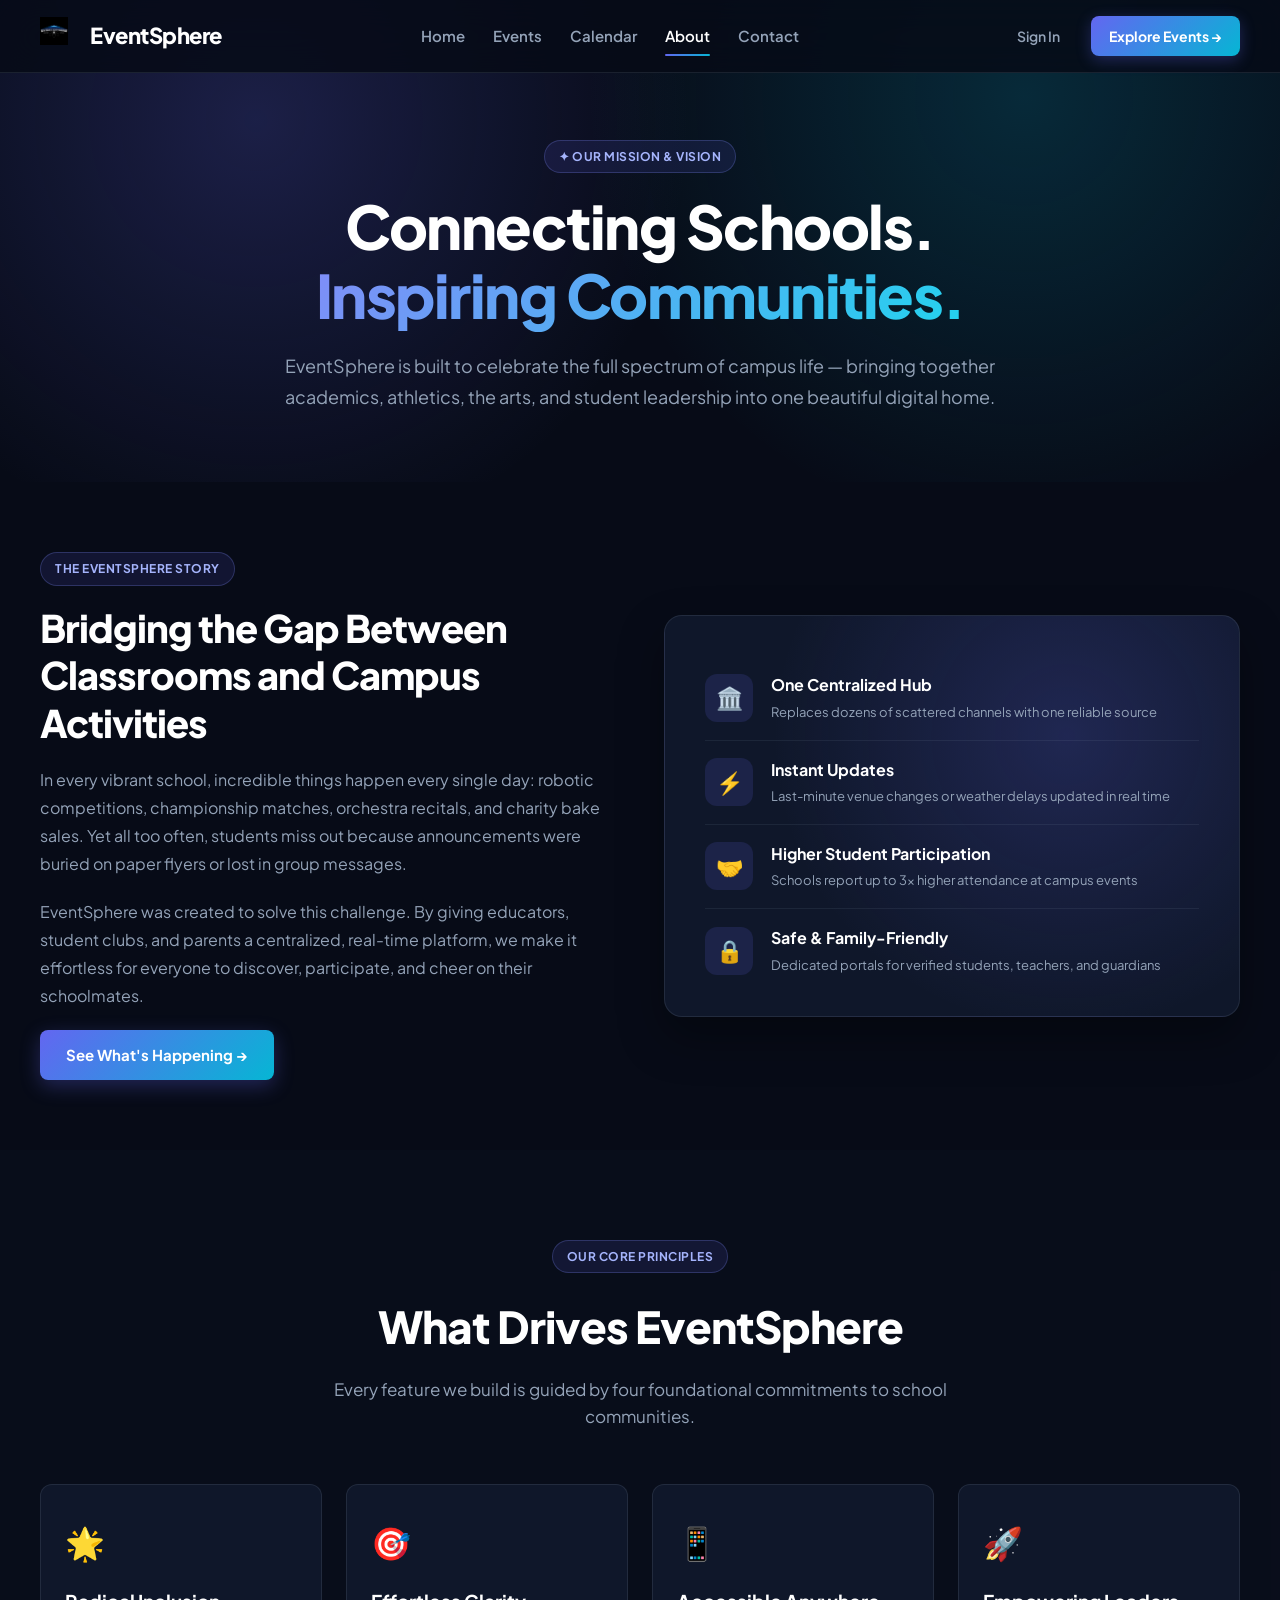
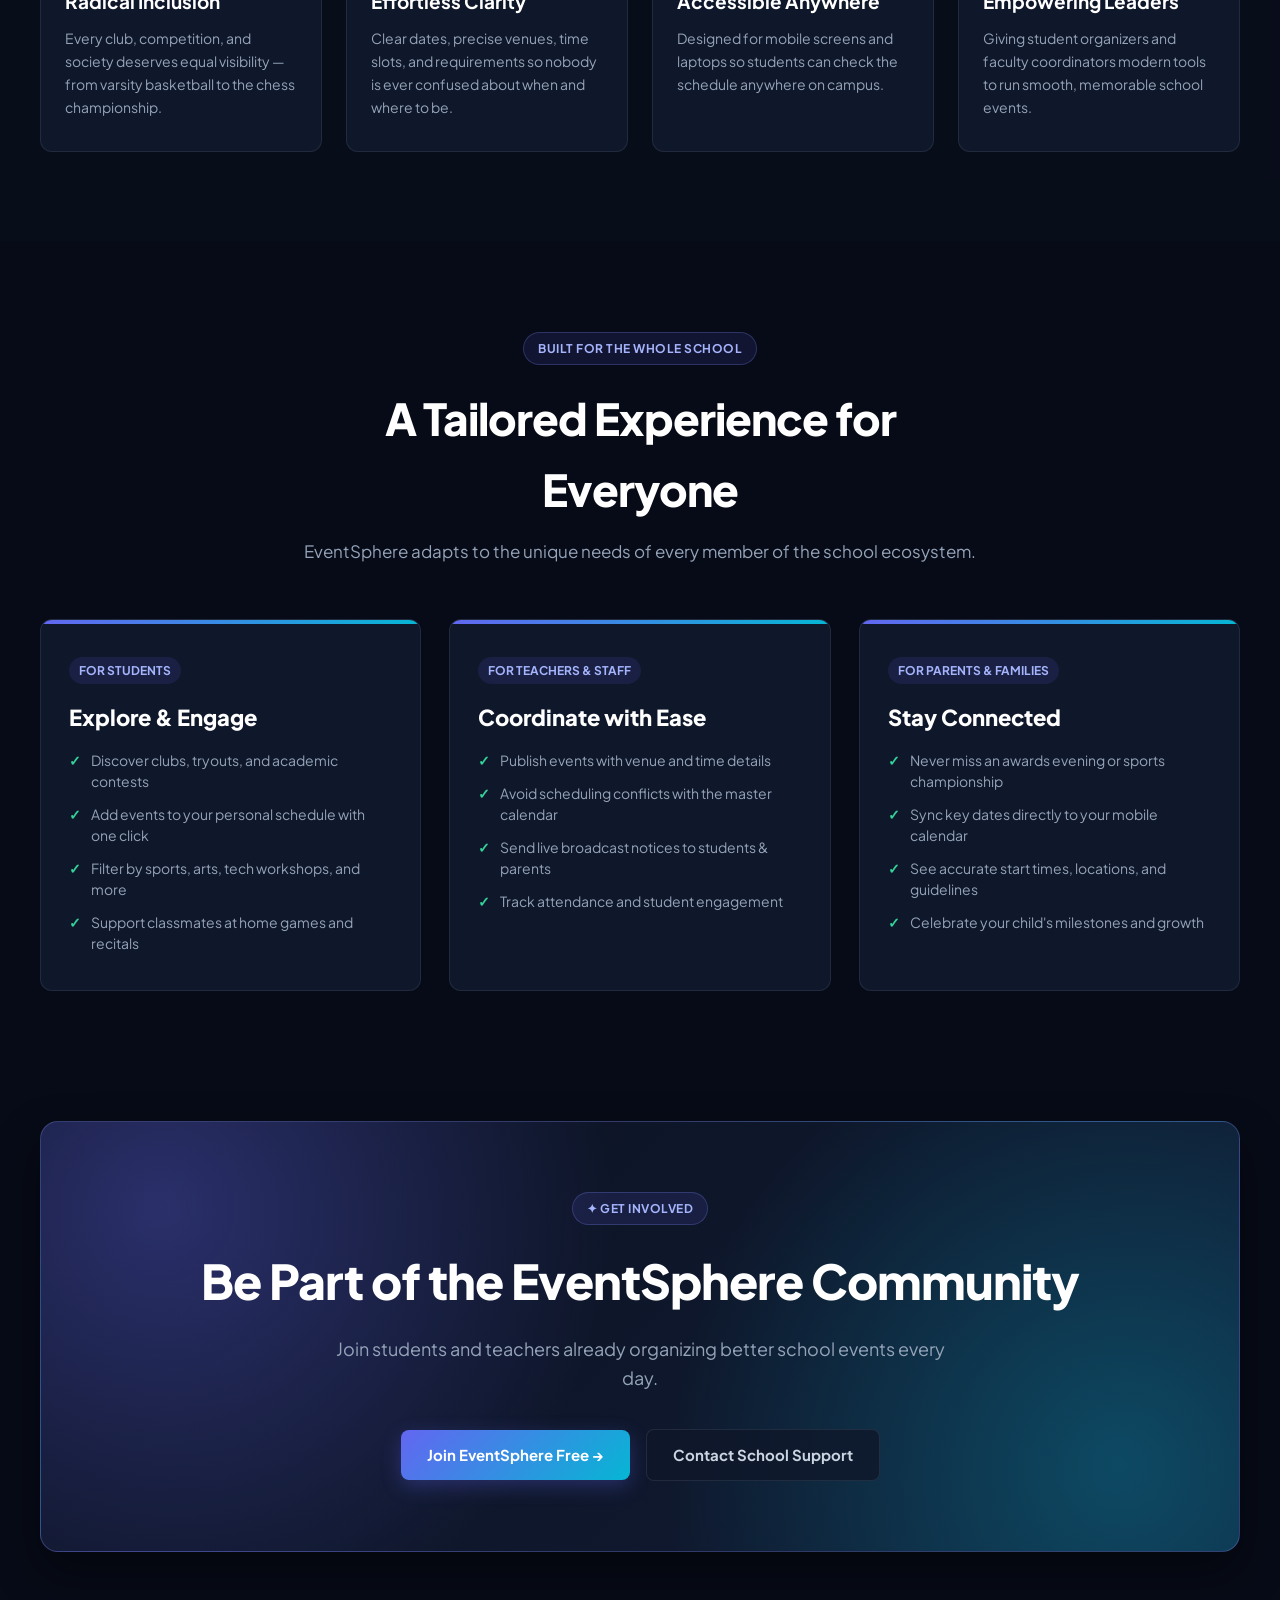
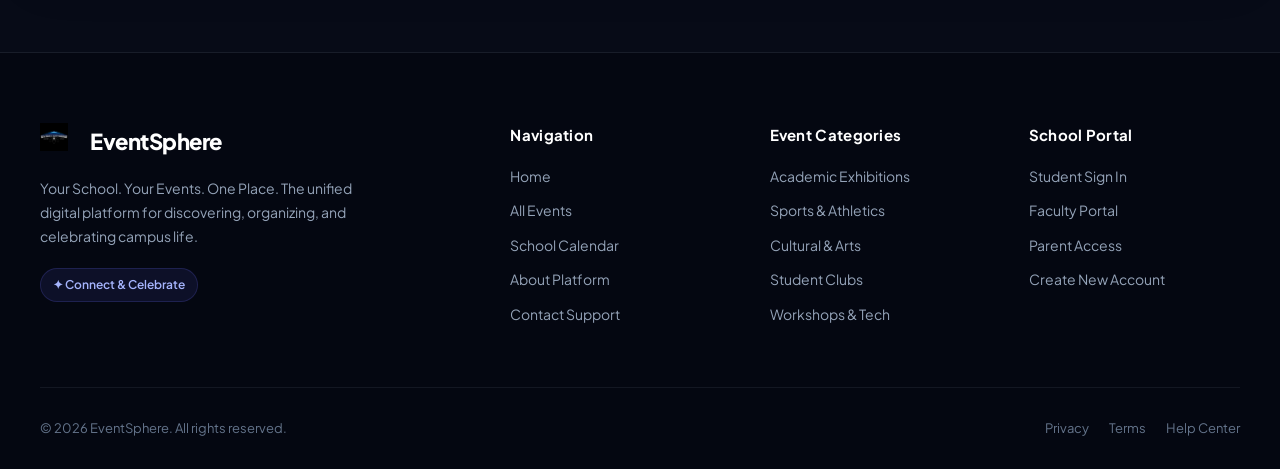
<file: pages/about.html>
<!DOCTYPE html>
<html lang="en">


<meta http-equiv="content-type" content="text/html;charset=UTF-8" />
<head>
    <meta charset="UTF-8">

<meta name="hosting-provider" content="Netlify">
<meta name="netlify-deploy" content="https://netlify.new/?utm_campaign=ai-legible&amp;utm_source=meta&amp;utm_medium=referral&amp;utm_id=e596d676-c62b-4b0e-9346-ccf04c335c6a">
    <meta name="viewport" content="width=device-width, initial-scale=1.0">
    <meta name="description" content="Learn about EventSphere - the unified school event management platform connecting students, educators, and families.">
    <title>About | EventSphere</title>
    <link rel="icon" type="image/png" href="../images/favicon/eventspherelogo.png">
    <link rel="stylesheet" href="../css/darktheme.css">
    <link rel="stylesheet" href="../css/indexstyles.css">
    <style>
        .about-hero {
            padding: 140px 24px 70px;
            text-align: center;
            background:
                radial-gradient(circle at 20% 25%, rgba(99, 102, 241, 0.22), transparent 40%),
                radial-gradient(circle at 80% 20%, rgba(6, 182, 212, 0.18), transparent 40%),
                var(--bg-main);
        }

        .about-hero h1 {
            font-size: clamp(36px, 5.5vw, 60px);
            font-weight: 800;
            line-height: 1.15;
            letter-spacing: -1.5px;
            color: #ffffff;
            margin-bottom: 22px;
        }

        .about-hero p {
            max-width: 720px;
            margin: 0 auto;
            color: var(--text-secondary);
            font-size: 18px;
            line-height: 1.7;
        }

        .story-section {
            padding: 70px 0;
        }

        .story-grid {
            display: grid;
            grid-template-columns: 1fr 1fr;
            gap: 48px;
            align-items: center;
        }

        .story-content h2 {
            font-size: clamp(28px, 3.5vw, 38px);
            font-weight: 800;
            color: #ffffff;
            letter-spacing: -1px;
            margin-bottom: 20px;
            line-height: 1.25;
        }

        .story-content p {
            color: var(--text-secondary);
            font-size: 16px;
            line-height: 1.75;
            margin-bottom: 20px;
        }

        .story-card-visual {
            background:
                radial-gradient(circle at 70% 30%, rgba(99, 102, 241, 0.2), transparent 60%),
                var(--bg-card);
            border: 1px solid var(--border);
            border-radius: var(--radius-lg);
            padding: 40px;
            box-shadow: 0 20px 45px rgba(0, 0, 0, 0.35);
        }

        .story-metric {
            display: flex;
            align-items: center;
            gap: 18px;
            padding: 16px 0;
            border-bottom: 1px solid rgba(148, 163, 184, 0.1);
        }

        .story-metric:last-child {
            border-bottom: none;
            padding-bottom: 0;
        }

        .metric-icon {
            width: 48px;
            height: 48px;
            border-radius: 12px;
            background: rgba(99, 102, 241, 0.15);
            display: flex;
            align-items: center;
            justify-content: center;
            font-size: 22px;
            flex-shrink: 0;
        }

        .metric-text strong {
            display: block;
            color: #ffffff;
            font-size: 16px;
        }

        .metric-text span {
            color: var(--text-secondary);
            font-size: 13px;
        }

        .pillars-grid {
            display: grid;
            grid-template-columns: repeat(4, 1fr);
            gap: 24px;
        }

        .pillar-card {
            background: var(--bg-card);
            border: 1px solid var(--border);
            border-radius: var(--radius-md);
            padding: 32px 24px;
            text-align: left;
            transition: all var(--transition);
        }

        .pillar-card:hover {
            transform: translateY(-4px);
            border-color: var(--border-hover);
            box-shadow: 0 14px 32px rgba(0, 0, 0, 0.4);
        }

        .pillar-icon {
            font-size: 32px;
            margin-bottom: 18px;
            display: inline-block;
        }

        .pillar-card h3 {
            font-size: 19px;
            font-weight: 700;
            color: #ffffff;
            margin-bottom: 10px;
        }

        .pillar-card p {
            color: var(--text-secondary);
            font-size: 14px;
            line-height: 1.65;
        }

        .audiences-grid {
            display: grid;
            grid-template-columns: repeat(3, 1fr);
            gap: 28px;
        }

        .audience-card {
            background: var(--bg-card);
            border: 1px solid var(--border);
            border-radius: var(--radius-md);
            padding: 36px 28px;
            position: relative;
            overflow: hidden;
            transition: all var(--transition);
        }

        .audience-card::before {
            content: "";
            position: absolute;
            top: 0;
            left: 0;
            right: 0;
            height: 4px;
            background: var(--gradient);
        }

        .audience-badge {
            display: inline-block;
            font-size: 12px;
            font-weight: 700;
            color: #a5b4fc;
            background: rgba(99, 102, 241, 0.12);
            padding: 4px 10px;
            border-radius: var(--radius-pill);
            margin-bottom: 16px;
        }

        .audience-card h3 {
            font-size: 22px;
            font-weight: 800;
            color: #ffffff;
            margin-bottom: 14px;
        }

        .audience-card ul {
            list-style: none;
            display: flex;
            flex-direction: column;
            gap: 12px;
        }

        .audience-card li {
            display: flex;
            align-items: flex-start;
            gap: 10px;
            font-size: 14px;
            color: var(--text-secondary);
            line-height: 1.5;
        }

        .audience-card li span {
            color: #34d399;
            font-weight: 800;
        }

        @media (max-width: 992px) {
            .story-grid {
                grid-template-columns: 1fr;
            }

            .pillars-grid {
                grid-template-columns: repeat(2, 1fr);
            }

            .audiences-grid {
                grid-template-columns: 1fr;
            }
        }

        @media (max-width: 600px) {
            .pillars-grid {
                grid-template-columns: 1fr;
            }
        }
    </style>
</head>
<body>


<header class="header">
    <div class="header-container">
        <a class='logo' href='../index.html'>
            <span class="logo-icon">
                <img src="../images/logo/eventspherelogo.png" width="38" height="38" alt="EventSphere Logo">
            </span>
            <span>EventSphere</span>
        </a>

        <nav class="nav" id="nav">
            <a href='../index.html'>Home</a>
            <a href='events.html'>Events</a>
            <a href='calendar.html'>Calendar</a>
            <a class='active' href='about.html'>About</a>
            <a href='contact.html'>Contact</a>
        </nav>

        <div class="header-actions">
            <a class='login-btn' href='login.html'>Sign In</a>
            <a class='events-btn' href='events.html'>Explore Events →</a>
        </div>

        <button class="menu-btn" id="menuBtn" aria-label="Toggle navigation menu">☰</button>
    </div>
</header>

<main>
    
    <section class="about-hero">
        <div class="container">
            <span class="hero-badge">✦ OUR MISSION & VISION</span>
            <h1>Connecting Schools.<br><span>Inspiring Communities.</span></h1>
            <p>EventSphere is built to celebrate the full spectrum of campus life — bringing together academics, athletics, the arts, and student leadership into one beautiful digital home.</p>
        </div>
    </section>

    
    <section class="story-section">
        <div class="container">
            <div class="story-grid">
                <div class="story-content">
                    <span class="section-label">THE EVENTSPHERE STORY</span>
                    <h2>Bridging the Gap Between Classrooms and Campus Activities</h2>
                    <p>In every vibrant school, incredible things happen every single day: robotic competitions, championship matches, orchestra recitals, and charity bake sales. Yet all too often, students miss out because announcements were buried on paper flyers or lost in group messages.</p>
                    <p>EventSphere was created to solve this challenge. By giving educators, student clubs, and parents a centralized, real-time platform, we make it effortless for everyone to discover, participate, and cheer on their schoolmates.</p>
                    <a class='primary-btn' href='events.html'>See What's Happening →</a>
                </div>

                <div class="story-card-visual">
                    <div class="story-metric">
                        <div class="metric-icon">🏛️</div>
                        <div class="metric-text">
                            <strong>One Centralized Hub</strong>
                            <span>Replaces dozens of scattered channels with one reliable source</span>
                        </div>
                    </div>

                    <div class="story-metric">
                        <div class="metric-icon">⚡</div>
                        <div class="metric-text">
                            <strong>Instant Updates</strong>
                            <span>Last-minute venue changes or weather delays updated in real time</span>
                        </div>
                    </div>

                    <div class="story-metric">
                        <div class="metric-icon">🤝</div>
                        <div class="metric-text">
                            <strong>Higher Student Participation</strong>
                            <span>Schools report up to 3x higher attendance at campus events</span>
                        </div>
                    </div>

                    <div class="story-metric">
                        <div class="metric-icon">🔒</div>
                        <div class="metric-text">
                            <strong>Safe & Family-Friendly</strong>
                            <span>Dedicated portals for verified students, teachers, and guardians</span>
                        </div>
                    </div>
                </div>
            </div>
        </div>
    </section>

    
    <section class="section" style="background: rgba(11, 17, 32, 0.4);">
        <div class="container">
            <div class="section-header">
                <span class="section-label">OUR CORE PRINCIPLES</span>
                <h2>What Drives EventSphere</h2>
                <p>Every feature we build is guided by four foundational commitments to school communities.</p>
            </div>

            <div class="pillars-grid">
                <div class="pillar-card">
                    <div class="pillar-icon">🌟</div>
                    <h3>Radical Inclusion</h3>
                    <p>Every club, competition, and society deserves equal visibility — from varsity basketball to the chess championship.</p>
                </div>

                <div class="pillar-card">
                    <div class="pillar-icon">🎯</div>
                    <h3>Effortless Clarity</h3>
                    <p>Clear dates, precise venues, time slots, and requirements so nobody is ever confused about when and where to be.</p>
                </div>

                <div class="pillar-card">
                    <div class="pillar-icon">📱</div>
                    <h3>Accessible Anywhere</h3>
                    <p>Designed for mobile screens and laptops so students can check the schedule anywhere on campus.</p>
                </div>

                <div class="pillar-card">
                    <div class="pillar-icon">🚀</div>
                    <h3>Empowering Leaders</h3>
                    <p>Giving student organizers and faculty coordinators modern tools to run smooth, memorable school events.</p>
                </div>
            </div>
        </div>
    </section>

    
    <section class="section">
        <div class="container">
            <div class="section-header">
                <span class="section-label">BUILT FOR THE WHOLE SCHOOL</span>
                <h2>A Tailored Experience for Everyone</h2>
                <p>EventSphere adapts to the unique needs of every member of the school ecosystem.</p>
            </div>

            <div class="audiences-grid">
                
                <div class="audience-card">
                    <span class="audience-badge">FOR STUDENTS</span>
                    <h3>Explore & Engage</h3>
                    <ul>
                        <li><span>✓</span> Discover clubs, tryouts, and academic contests</li>
                        <li><span>✓</span> Add events to your personal schedule with one click</li>
                        <li><span>✓</span> Filter by sports, arts, tech workshops, and more</li>
                        <li><span>✓</span> Support classmates at home games and recitals</li>
                    </ul>
                </div>

                
                <div class="audience-card">
                    <span class="audience-badge">FOR TEACHERS & STAFF</span>
                    <h3>Coordinate with Ease</h3>
                    <ul>
                        <li><span>✓</span> Publish events with venue and time details</li>
                        <li><span>✓</span> Avoid scheduling conflicts with the master calendar</li>
                        <li><span>✓</span> Send live broadcast notices to students & parents</li>
                        <li><span>✓</span> Track attendance and student engagement</li>
                    </ul>
                </div>

                
                <div class="audience-card">
                    <span class="audience-badge">FOR PARENTS & FAMILIES</span>
                    <h3>Stay Connected</h3>
                    <ul>
                        <li><span>✓</span> Never miss an awards evening or sports championship</li>
                        <li><span>✓</span> Sync key dates directly to your mobile calendar</li>
                        <li><span>✓</span> See accurate start times, locations, and guidelines</li>
                        <li><span>✓</span> Celebrate your child's milestones and growth</li>
                    </ul>
                </div>
            </div>
        </div>
    </section>

    
    <section class="section cta-section">
        <div class="container">
            <div class="cta-banner">
                <span class="hero-badge">✦ GET INVOLVED</span>
                <h2>Be Part of the EventSphere Community</h2>
                <p>Join students and teachers already organizing better school events every day.</p>
                <div class="cta-buttons">
                    <a class='primary-btn' href='register.html'>Join EventSphere Free →</a>
                    <a class='secondary-btn' href='contact.html'>Contact School Support</a>
                </div>
            </div>
        </div>
    </section>
</main>


<footer class="footer">
    <div class="footer-container">
        <div class="footer-grid">
            <div class="footer-brand">
                <a class='logo' href='../index.html'>
                    <span class="logo-icon">
                        <img src="../images/logo/eventspherelogo.png" width="36" height="36" alt="EventSphere Logo">
                    </span>
                    <span>EventSphere</span>
                </a>
                <p class="brand-desc">Your School. Your Events. One Place. The unified digital platform for discovering, organizing, and celebrating campus life.</p>
                <div class="footer-socials">
                    <span class="social-tag">✦ Connect & Celebrate</span>
                </div>
            </div>

            <div class="footer-col">
                <h4>Navigation</h4>
                <a href='../index.html'>Home</a>
                <a href='events.html'>All Events</a>
                <a href='calendar.html'>School Calendar</a>
                <a href='about.html'>About Platform</a>
                <a href='contact.html'>Contact Support</a>
            </div>

            <div class="footer-col">
                <h4>Event Categories</h4>
                <a href='events.html'>Academic Exhibitions</a>
                <a href='events.html'>Sports & Athletics</a>
                <a href='events.html'>Cultural & Arts</a>
                <a href='events.html'>Student Clubs</a>
                <a href='events.html'>Workshops & Tech</a>
            </div>

            <div class="footer-col">
                <h4>School Portal</h4>
                <a href='login.html'>Student Sign In</a>
                <a href='login.html'>Faculty Portal</a>
                <a href='login.html'>Parent Access</a>
                <a href='register.html'>Create New Account</a>
            </div>
        </div>

        <div class="footer-bottom">
            <span>© 2026 EventSphere. All rights reserved.</span>
            <div class="footer-bottom-links">
                <a href='about.html'>Privacy</a>
                <a href='about.html'>Terms</a>
                <a href='contact.html'>Help Center</a>
            </div>
        </div>
    </div>
</footer>

<script>
    const menuBtn = document.getElementById("menuBtn");
    const nav = document.getElementById("nav");
    if (menuBtn && nav) {
        menuBtn.addEventListener("click", () => {
            nav.classList.toggle("active");
            menuBtn.textContent = nav.classList.contains("active") ? "✕" : "☰";
        });
    }
</script>

</body>


</html>
</file>
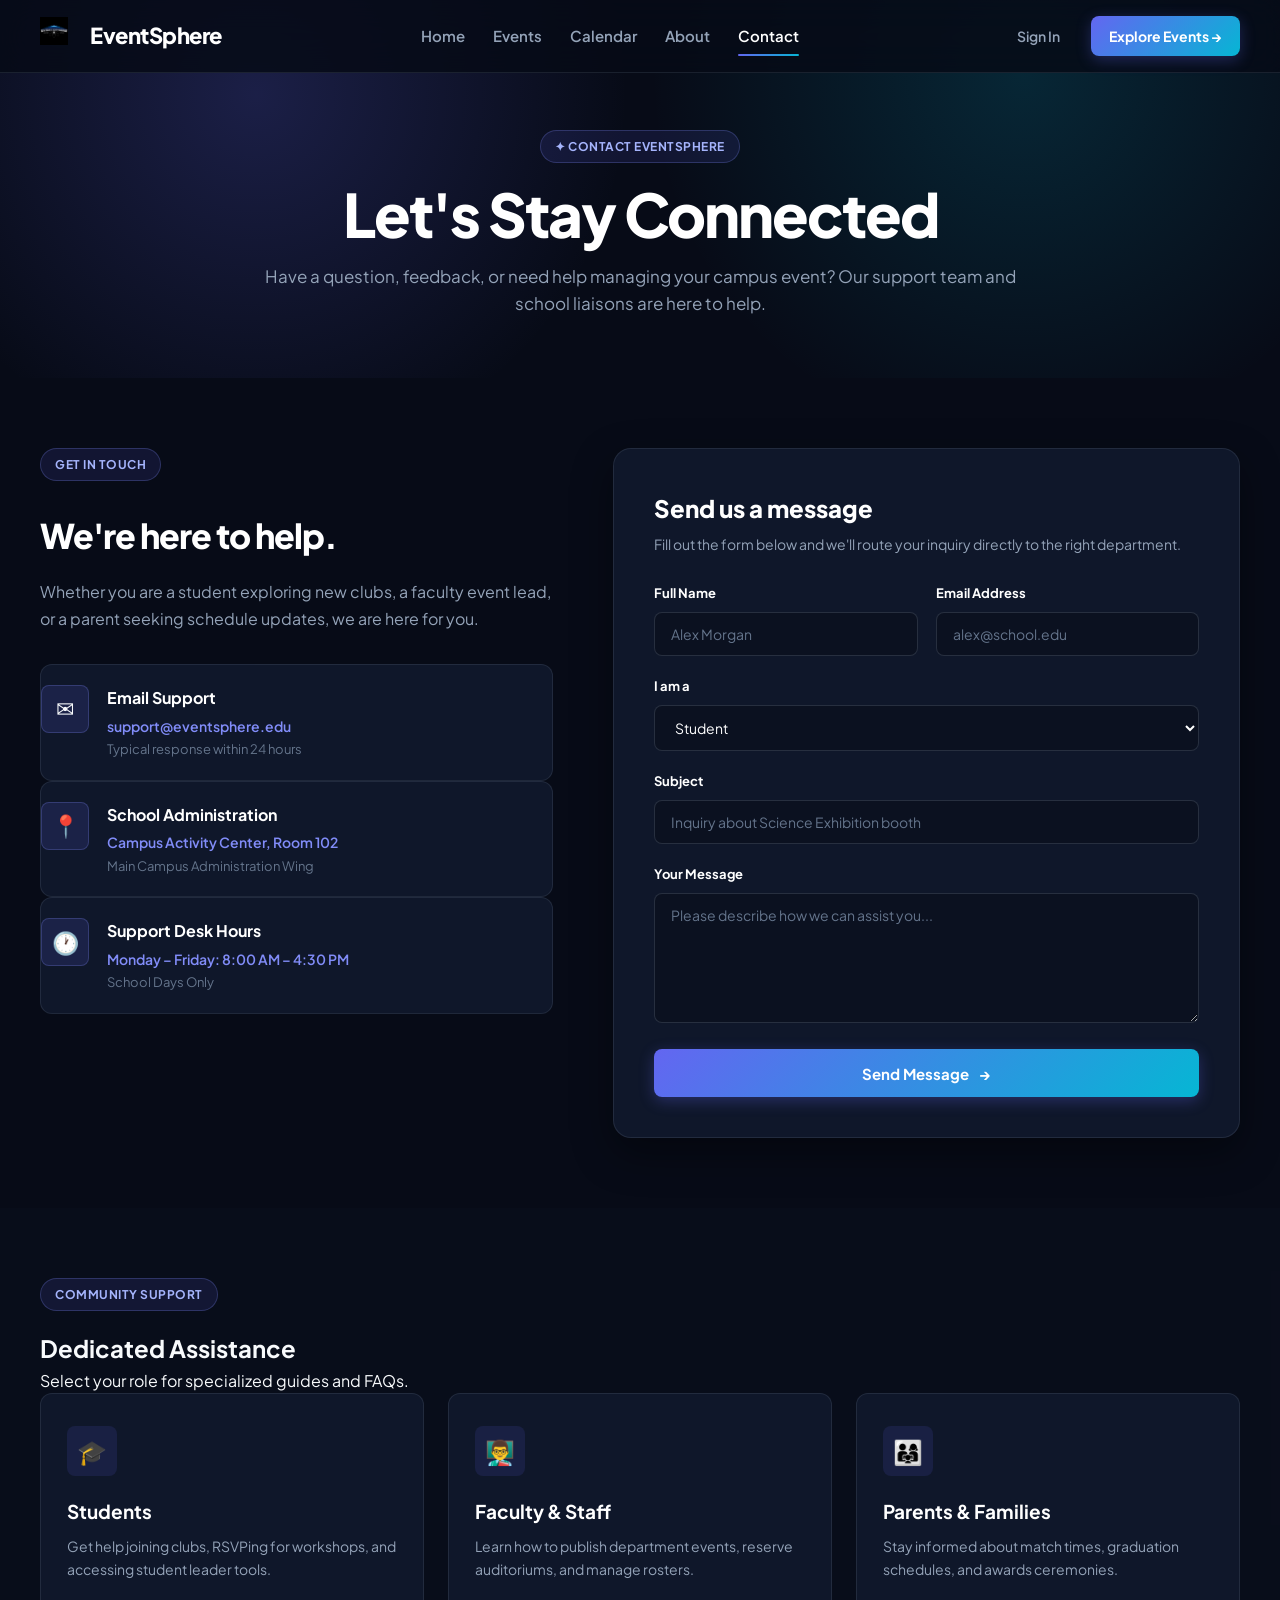
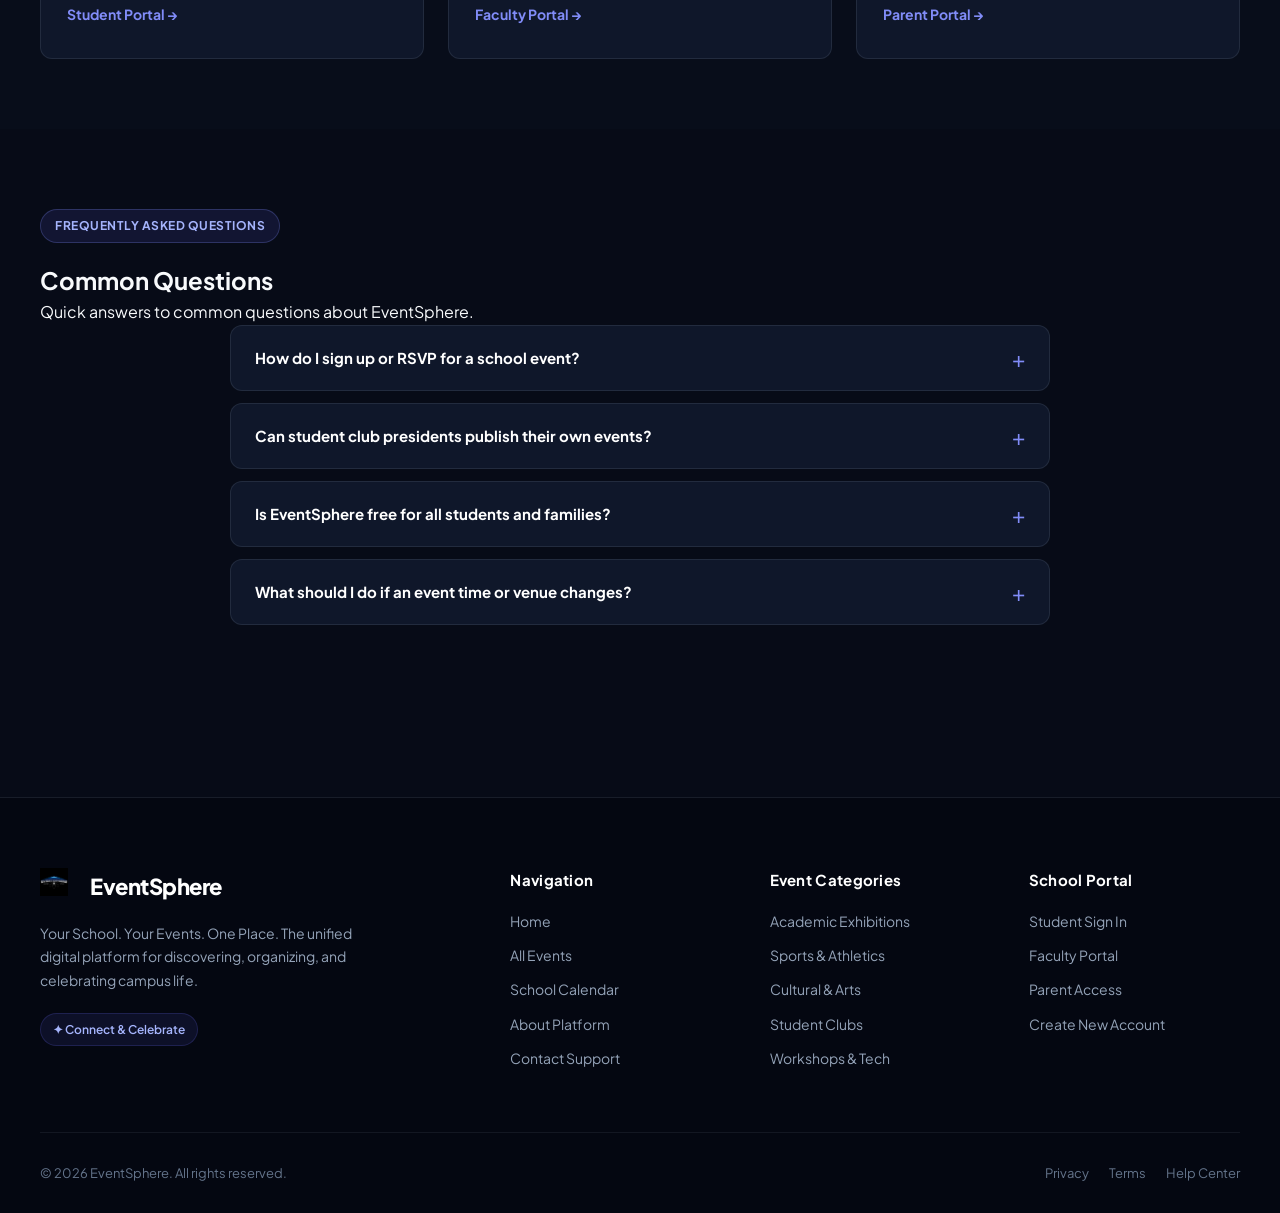
<file: pages/contact.html>
<!DOCTYPE html>
<html lang="en">


<meta http-equiv="content-type" content="text/html;charset=UTF-8" />
<head>
    <meta charset="UTF-8">

<meta name="hosting-provider" content="Netlify">
<meta name="netlify-deploy" content="https://netlify.new/?utm_campaign=ai-legible&amp;utm_source=meta&amp;utm_medium=referral&amp;utm_id=e596d676-c62b-4b0e-9346-ccf04c335c6a">
    <meta name="viewport" content="width=device-width, initial-scale=1.0">
    <meta name="description" content="Contact EventSphere support, school administration, or club organizers.">
    <title>Contact | EventSphere</title>
    <link rel="icon" type="image/png" href="../images/favicon/eventspherelogo.png">
    <link rel="stylesheet" href="../css/darktheme.css">
    <link rel="stylesheet" href="../css/contact.css">
</head>
<body>


<header class="header">
    <div class="header-container">
        <a class='logo' href='../index.html'>
            <span class="logo-icon">
                <img src="../images/logo/eventspherelogo.png" width="38" height="38" alt="EventSphere Logo">
            </span>
            <span>EventSphere</span>
        </a>

        <nav class="nav" id="nav">
            <a href='../index.html'>Home</a>
            <a href='events.html'>Events</a>
            <a href='calendar.html'>Calendar</a>
            <a href='about.html'>About</a>
            <a class='active' href='contact.html'>Contact</a>
        </nav>

        <div class="header-actions">
            <a class='login-btn' href='login.html'>Sign In</a>
            <a class='events-btn' href='events.html'>Explore Events →</a>
        </div>

        <button class="menu-btn" id="menuBtn" aria-label="Toggle navigation menu">☰</button>
    </div>
</header>

<main>
    <section class="contact-hero">
        <div class="container hero-content">
            <span class="hero-badge">✦ CONTACT EVENTSPHERE</span>
            <h1>Let's Stay Connected</h1>
            <p>Have a question, feedback, or need help managing your campus event? Our support team and school liaisons are here to help.</p>
        </div>
    </section>

    <section class="contact-section">
        <div class="container">
            <div class="contact-grid">
                <div class="contact-info">
                    <span class="section-label">GET IN TOUCH</span>
                    <h2>We're here to help.</h2>
                    <p class="info-description">Whether you are a student exploring new clubs, a faculty event lead, or a parent seeking schedule updates, we are here for you.</p>

                    <div class="info-card">
                        <div class="info-icon">✉</div>
                        <div>
                            <h3>Email Support</h3>
                            <p>support@eventsphere.edu</p>
                            <span>Typical response within 24 hours</span>
                        </div>
                    </div>

                    <div class="info-card">
                        <div class="info-icon">📍</div>
                        <div>
                            <h3>School Administration</h3>
                            <p>Campus Activity Center, Room 102</p>
                            <span>Main Campus Administration Wing</span>
                        </div>
                    </div>

                    <div class="info-card">
                        <div class="info-icon">🕐</div>
                        <div>
                            <h3>Support Desk Hours</h3>
                            <p>Monday – Friday: 8:00 AM – 4:30 PM</p>
                            <span>School Days Only</span>
                        </div>
                    </div>
                </div>

                <div class="contact-form-card">
                    <div class="form-header">
                        <h2>Send us a message</h2>
                        <p>Fill out the form below and we'll route your inquiry directly to the right department.</p>
                    </div>

                    <form id="contactForm">
                        <div class="form-row">
                            <div class="form-group">
                                <label for="name">Full Name</label>
                                <input type="text" id="name" placeholder="Alex Morgan" required>
                            </div>

                            <div class="form-group">
                                <label for="email">Email Address</label>
                                <input type="email" id="email" placeholder="alex@school.edu" required>
                            </div>
                        </div>

                        <div class="form-group">
                            <label for="role">I am a</label>
                            <select id="role">
                                <option value="student">Student</option>
                                <option value="teacher">Teacher / Faculty Member</option>
                                <option value="parent">Parent / Guardian</option>
                                <option value="other">Campus Visitor / Other</option>
                            </select>
                        </div>

                        <div class="form-group">
                            <label for="subject">Subject</label>
                            <input type="text" id="subject" placeholder="Inquiry about Science Exhibition booth" required>
                        </div>

                        <div class="form-group">
                            <label for="message">Your Message</label>
                            <textarea id="message" placeholder="Please describe how we can assist you..." required></textarea>
                        </div>

                        <button type="submit" class="submit-btn" id="submitBtn">
                            <span>Send Message</span> →
                        </button>

                        <div class="form-message" id="formMessage">
                            ✓ Your message has been sent successfully. We'll be in touch shortly!
                        </div>
                    </form>
                </div>
            </div>
        </div>
    </section>

    
    <section class="support-section">
        <div class="container">
            <div class="section-heading">
                <span class="section-label">COMMUNITY SUPPORT</span>
                <h2>Dedicated Assistance</h2>
                <p>Select your role for specialized guides and FAQs.</p>
            </div>

            <div class="support-grid">
                <div class="support-card">
                    <div class="support-icon">🎓</div>
                    <h3>Students</h3>
                    <p>Get help joining clubs, RSVPing for workshops, and accessing student leader tools.</p>
                    <a href='login.html'>Student Portal →</a>
                </div>

                <div class="support-card">
                    <div class="support-icon">👨‍🏫</div>
                    <h3>Faculty & Staff</h3>
                    <p>Learn how to publish department events, reserve auditoriums, and manage rosters.</p>
                    <a href='login.html'>Faculty Portal →</a>
                </div>

                <div class="support-card">
                    <div class="support-icon">👨‍👩‍👧</div>
                    <h3>Parents & Families</h3>
                    <p>Stay informed about match times, graduation schedules, and awards ceremonies.</p>
                    <a href='login.html'>Parent Portal →</a>
                </div>
            </div>
        </div>
    </section>

    
    <section class="faq-section">
        <div class="container">
            <div class="section-heading">
                <span class="section-label">FREQUENTLY ASKED QUESTIONS</span>
                <h2>Common Questions</h2>
                <p>Quick answers to common questions about EventSphere.</p>
            </div>

            <div class="faq-container">
                <div class="faq-item">
                    <button class="faq-question">
                        <span>How do I sign up or RSVP for a school event?</span>
                        <span class="faq-plus">+</span>
                    </button>
                    <div class="faq-answer">
                        <p>Sign in with your student or parent account, browse to the Events page, click "View Details" on the card, and select the RSVP button.</p>
                    </div>
                </div>

                <div class="faq-item">
                    <button class="faq-question">
                        <span>Can student club presidents publish their own events?</span>
                        <span class="faq-plus">+</span>
                    </button>
                    <div class="faq-answer">
                        <p>Yes! Student council and recognized club officers have event submission privileges once verified by a faculty sponsor.</p>
                    </div>
                </div>

                <div class="faq-item">
                    <button class="faq-question">
                        <span>Is EventSphere free for all students and families?</span>
                        <span class="faq-plus">+</span>
                    </button>
                    <div class="faq-answer">
                        <p>EventSphere is 100% free for all students, parents, faculty, and school community members.</p>
                    </div>
                </div>

                <div class="faq-item">
                    <button class="faq-question">
                        <span>What should I do if an event time or venue changes?</span>
                        <span class="faq-plus">+</span>
                    </button>
                    <div class="faq-answer">
                        <p>Event details update dynamically in real time on the website and calendar. If you notice an error, use the contact form above to notify administrators.</p>
                    </div>
                </div>
            </div>
        </div>
    </section>
</main>


<footer class="footer">
    <div class="footer-container">
        <div class="footer-grid">
            <div class="footer-brand">
                <a class='logo' href='../index.html'>
                    <span class="logo-icon">
                        <img src="../images/logo/eventspherelogo.png" width="36" height="36" alt="EventSphere Logo">
                    </span>
                    <span>EventSphere</span>
                </a>
                <p class="brand-desc">Your School. Your Events. One Place. The unified digital platform for discovering, organizing, and celebrating campus life.</p>
                <div class="footer-socials">
                    <span class="social-tag">✦ Connect & Celebrate</span>
                </div>
            </div>

            <div class="footer-col">
                <h4>Navigation</h4>
                <a href='../index.html'>Home</a>
                <a href='events.html'>All Events</a>
                <a href='calendar.html'>School Calendar</a>
                <a href='about.html'>About Platform</a>
                <a href='contact.html'>Contact Support</a>
            </div>

            <div class="footer-col">
                <h4>Event Categories</h4>
                <a href='events.html'>Academic Exhibitions</a>
                <a href='events.html'>Sports & Athletics</a>
                <a href='events.html'>Cultural & Arts</a>
                <a href='events.html'>Student Clubs</a>
                <a href='events.html'>Workshops & Tech</a>
            </div>

            <div class="footer-col">
                <h4>School Portal</h4>
                <a href='login.html'>Student Sign In</a>
                <a href='login.html'>Faculty Portal</a>
                <a href='login.html'>Parent Access</a>
                <a href='register.html'>Create New Account</a>
            </div>
        </div>

        <div class="footer-bottom">
            <span>© 2026 EventSphere. All rights reserved.</span>
            <div class="footer-bottom-links">
                <a href='about.html'>Privacy</a>
                <a href='about.html'>Terms</a>
                <a href='contact.html'>Help Center</a>
            </div>
        </div>
    </div>
</footer>

<script>
const menuBtn = document.getElementById("menuBtn");
const nav = document.getElementById("nav");

if (menuBtn && nav) {
    menuBtn.addEventListener("click", () => {
        nav.classList.toggle("active");
        menuBtn.textContent = nav.classList.contains("active") ? "✕" : "☰";
    });
}

const faqQuestions = document.querySelectorAll(".faq-question");
faqQuestions.forEach(question => {
    question.addEventListener("click", () => {
        const item = question.parentElement;
        document.querySelectorAll(".faq-item").forEach(faq => {
            if (faq !== item) {
                faq.classList.remove("active");
            }
        });
        item.classList.toggle("active");
    });
});

const contactForm = document.getElementById("contactForm");
const formMessage = document.getElementById("formMessage");

if (contactForm && formMessage) {
    contactForm.addEventListener("submit", event => {
        event.preventDefault();
        formMessage.classList.add("show");
        contactForm.reset();
        setTimeout(() => {
            formMessage.classList.remove("show");
        }, 5000);
    });
}
</script>

</body>


</html>
</file>
<file: css/darktheme.css>
@import url('https://fonts.googleapis.com/css2?family=Plus+Jakarta+Sans:wght@400;500;600;700;800&display=swap');

:root {
    --bg-main: #070b17;
    --bg-secondary: #0b1120;
    --bg-card: #0f172a;
    --bg-card-hover: #151f35;
    --bg-glass: rgba(15, 23, 42, 0.75);

    --text-main: #f8fafc;
    --text-secondary: #94a3b8;
    --text-muted: #64748b;

    --primary: #6366f1;
    --primary-light: #818cf8;
    --primary-dark: #4f46e5;
    --accent: #06b6d4;
    --accent-light: #22d3ee;

    --border: rgba(148, 163, 184, 0.14);
    --border-hover: rgba(99, 102, 241, 0.35);

    --gradient: linear-gradient(135deg, #6366f1 0%, #06b6d4 100%);
    --gradient-subtle: linear-gradient(135deg, rgba(99, 102, 241, 0.15) 0%, rgba(6, 182, 212, 0.15) 100%);
    --gradient-text: linear-gradient(135deg, #818cf8 0%, #22d3ee 100%);

    --glow: 0 0 25px rgba(99, 102, 241, 0.25);
    --glow-strong: 0 10px 30px rgba(99, 102, 241, 0.38);

    
    --cat-academic: #6366f1;
    --cat-sports: #10b981;
    --cat-cultural: #a855f7;
    --cat-clubs: #f59e0b;
    --cat-workshops: #ec4899;

    --radius-sm: 8px;
    --radius-md: 12px;
    --radius-lg: 18px;
    --radius-pill: 9999px;

    --transition: 0.25s cubic-bezier(0.4, 0, 0.2, 1);
}



* {
    margin: 0;
    padding: 0;
    box-sizing: border-box;
}

html {
    scroll-behavior: smooth;
    color-scheme: dark;
}

body {
    font-family: 'Plus Jakarta Sans', -apple-system, BlinkMacSystemFont, "Segoe UI", Roboto, sans-serif;
    background-color: var(--bg-main);
    color: var(--text-main);
    line-height: 1.6;
    min-height: 100vh;
    overflow-x: hidden;
    -webkit-font-smoothing: antialiased;
}

a {
    color: var(--primary-light);
    text-decoration: none;
    transition: color var(--transition);
}

a:hover {
    color: var(--accent-light);
}

img {
    max-width: 100%;
    display: inline-block;
}

button, input, select, textarea {
    font-family: inherit;
}

button {
    cursor: pointer;
}



.container {
    width: min(1200px, calc(100% - 48px));
    margin: 0 auto;
}



.header {
    position: fixed;
    top: 0;
    left: 0;
    right: 0;
    width: 100%;
    z-index: 1000;
    background: rgba(7, 11, 23, 0.85);
    backdrop-filter: blur(18px);
    -webkit-backdrop-filter: blur(18px);
    border-bottom: 1px solid var(--border);
    transition: background var(--transition), border-color var(--transition);
}

.header-container,
.nav-container {
    width: min(1200px, calc(100% - 48px));
    height: 72px;
    margin: 0 auto;
    display: flex;
    align-items: center;
    justify-content: space-between;
    position: relative;
}


.logo {
    display: flex;
    align-items: center;
    gap: 12px;
    text-decoration: none;
    color: #ffffff;
    font-size: 22px;
    font-weight: 800;
    letter-spacing: -0.5px;
    user-select: none;
}

.logo-icon {
    width: 38px;
    height: 38px;

}

.logo-icon img {
    width: 28px;
    height: 28px;
    object-fit: contain;
}


.nav {
    display: flex;
    align-items: center;
    gap: 28px;
}

.nav a {
    position: relative;
    text-decoration: none;
    color: var(--text-secondary);
    font-size: 15px;
    font-weight: 600;
    padding: 8px 0;
    transition: color var(--transition);
}

.nav a:hover,
.nav a.active {
    color: #ffffff;
}

.nav a::after {
    content: "";
    position: absolute;
    left: 0;
    bottom: 0;
    width: 0;
    height: 2px;
    background: var(--gradient);
    border-radius: 2px;
    transition: width var(--transition);
}

.nav a:hover::after,
.nav a.active::after {
    width: 100%;
}


.header-actions,
.nav-actions {
    display: flex;
    align-items: center;
    gap: 12px;
}

.login-btn,
.signin {
    display: inline-flex;
    align-items: center;
    padding: 9px 18px;
    border-radius: var(--radius-sm);
    font-size: 14px;
    font-weight: 600;
    color: var(--text-secondary);
    text-decoration: none;
    border: 1px solid transparent;
    transition: all var(--transition);
}

.login-btn:hover,
.signin:hover {
    color: #ffffff;
    background: rgba(99, 102, 241, 0.12);
    border-color: rgba(99, 102, 241, 0.25);
}

.events-btn,
.nav-btn,
.view-events {
    display: inline-flex;
    align-items: center;
    gap: 6px;
    padding: 9px 18px;
    border-radius: var(--radius-sm);
    font-size: 14px;
    font-weight: 700;
    color: #ffffff;
    background: var(--gradient);
    box-shadow: 0 4px 15px rgba(99, 102, 241, 0.3);
    text-decoration: none;
    border: none;
    transition: transform var(--transition), box-shadow var(--transition);
}

.events-btn:hover,
.nav-btn:hover,
.view-events:hover {
    transform: translateY(-2px);
    box-shadow: var(--glow-strong);
    color: #ffffff;
}


.menu-btn,
.menu-button {
    display: none;
    background: rgba(255, 255, 255, 0.05);
    border: 1px solid var(--border);
    color: #ffffff;
    font-size: 20px;
    padding: 8px 12px;
    border-radius: var(--radius-sm);
    cursor: pointer;
    line-height: 1;
    transition: background var(--transition);
}

.menu-btn:hover,
.menu-button:hover {
    background: rgba(99, 102, 241, 0.15);
}



.hero-badge,
.brand-badge,
.badge,
.section-label {
    display: inline-flex;
    align-items: center;
    gap: 6px;
    padding: 6px 14px;
    border-radius: var(--radius-pill);
    background: rgba(99, 102, 241, 0.12);
    color: #a5b4fc;
    border: 1px solid rgba(129, 140, 248, 0.25);
    font-size: 12px;
    font-weight: 700;
    letter-spacing: 0.5px;
    text-transform: uppercase;
    margin-bottom: 18px;
}


.gradient-text,
h1 span,
h2 span {
    background: var(--gradient-text);
    -webkit-background-clip: text;
    -webkit-text-fill-color: transparent;
    display: inline;
}



.card,
.event-card,
.feature-card,
.info-card,
.faq-item {
    background: var(--bg-card);
    border: 1px solid var(--border);
    border-radius: var(--radius-md);
    transition: transform var(--transition), border-color var(--transition), box-shadow var(--transition);
}

.card:hover,
.event-card:hover,
.feature-card:hover,
.info-card:hover {
    border-color: var(--border-hover);
    box-shadow: 0 12px 30px rgba(0, 0, 0, 0.35);
}



.primary-btn,
.cta-btn,
.cta-button {
    display: inline-flex;
    align-items: center;
    justify-content: center;
    gap: 8px;
    padding: 13px 26px;
    border-radius: var(--radius-sm);
    background: var(--gradient);
    color: #ffffff;
    font-weight: 700;
    font-size: 15px;
    text-decoration: none;
    border: none;
    box-shadow: 0 6px 20px rgba(99, 102, 241, 0.3);
    transition: transform var(--transition), box-shadow var(--transition);
    cursor: pointer;
}

.primary-btn:hover,
.cta-btn:hover,
.cta-button:hover {
    transform: translateY(-2px);
    box-shadow: var(--glow-strong);
    color: #ffffff;
}

.secondary-btn {
    display: inline-flex;
    align-items: center;
    justify-content: center;
    gap: 8px;
    padding: 13px 26px;
    border-radius: var(--radius-sm);
    background: rgba(15, 23, 42, 0.8);
    color: #cbd5e1;
    font-weight: 700;
    font-size: 15px;
    text-decoration: none;
    border: 1px solid var(--border);
    transition: all var(--transition);
    cursor: pointer;
}

.secondary-btn:hover {
    background: rgba(30, 41, 59, 0.9);
    color: #ffffff;
    border-color: rgba(129, 140, 248, 0.4);
    transform: translateY(-2px);
}



input[type="text"],
input[type="email"],
input[type="password"],
input[type="search"],
select,
textarea {
    width: 100%;
    padding: 12px 16px;
    background: var(--bg-secondary);
    color: var(--text-main);
    border: 1px solid rgba(148, 163, 184, 0.2);
    border-radius: var(--radius-sm);
    font-size: 15px;
    transition: border-color var(--transition), box-shadow var(--transition);
    outline: none;
}

input:focus,
select:focus,
textarea:focus {
    border-color: var(--primary-light);
    box-shadow: 0 0 0 3px rgba(99, 102, 241, 0.18);
}

input::placeholder,
textarea::placeholder {
    color: var(--text-muted);
}



.footer {
    background: #040711;
    border-top: 1px solid var(--border);
    padding: 70px 0 30px;
    margin-top: 80px;
    color: var(--text-secondary);
    position: relative;
}

.footer-container {
    width: min(1200px, calc(100% - 48px));
    margin: 0 auto;
}

.footer-grid {
    display: grid;
    grid-template-columns: 2fr 1fr 1fr 1fr;
    gap: 48px;
    padding-bottom: 50px;
    border-bottom: 1px solid rgba(148, 163, 184, 0.1);
}

.footer-brand .logo {
    margin-bottom: 16px;
}

.footer-brand .brand-desc {
    color: var(--text-secondary);
    font-size: 14px;
    line-height: 1.7;
    max-width: 340px;
    margin-bottom: 20px;
}

.social-tag {
    display: inline-block;
    padding: 6px 12px;
    border-radius: var(--radius-pill);
    background: rgba(99, 102, 241, 0.1);
    border: 1px solid rgba(99, 102, 241, 0.2);
    color: #a5b4fc;
    font-size: 12px;
    font-weight: 600;
}

.footer-col h4 {
    color: #ffffff;
    font-size: 15px;
    font-weight: 700;
    margin-bottom: 18px;
    letter-spacing: 0.3px;
}

.footer-col a {
    display: block;
    color: var(--text-secondary);
    font-size: 14px;
    margin-bottom: 12px;
    transition: color var(--transition), transform var(--transition);
}

.footer-col a:hover {
    color: #22d3ee;
    transform: translateX(3px);
}

.footer-bottom {
    display: flex;
    justify-content: space-between;
    align-items: center;
    padding-top: 30px;
    font-size: 13px;
    color: var(--text-muted);
}

.footer-bottom-links {
    display: flex;
    gap: 20px;
}

.footer-bottom-links a {
    color: var(--text-muted);
    font-size: 13px;
}

.footer-bottom-links a:hover {
    color: #ffffff;
}



@media (max-width: 900px) {
    .footer-grid {
        grid-template-columns: 1fr 1fr;
        gap: 36px;
    }
}

@media (max-width: 768px) {
    .header-container,
    .nav-container {
        height: 64px;
    }

    .menu-btn,
    .menu-button {
        display: block;
    }

    .header-actions,
    .nav-actions {
        display: flex;
        margin-left: auto;
        margin-right: 8px;
    }

    .header-actions .events-btn,
    .nav-actions .events-btn {
        display: none;
    }

    .header-actions .login-btn,
    .nav-actions .login-btn {
        padding: 8px 10px;
        font-size: 13px;
        white-space: nowrap;
    }

    .nav {
        display: none;
        position: absolute;
        top: 100%;
        left: 0;
        right: 0;
        background: rgba(7, 11, 23, 0.98);
        backdrop-filter: blur(20px);
        -webkit-backdrop-filter: blur(20px);
        flex-direction: column;
        align-items: flex-start;
        padding: 18px 24px 24px;
        gap: 4px;
        border-bottom: 1px solid var(--border);
        box-shadow: 0 15px 35px rgba(0, 0, 0, 0.5);
    }

    .nav.active {
        display: flex;
    }

    .nav a {
        display: block;
        width: 100%;
        padding: 12px 14px;
        border-radius: var(--radius-sm);
        color: var(--text-secondary);
    }

    .nav a:hover,
    .nav a.active {
        background: rgba(99, 102, 241, 0.12);
        color: #ffffff;
    }

    .nav a::after {
        display: none;
    }

    .footer-grid {
        grid-template-columns: 1fr;
        gap: 30px;
    }

    .footer-bottom {
        flex-direction: column;
        gap: 14px;
        text-align: center;
    }
}
</file>
<file: css/indexstyles.css>
.hero {
    min-height: 90vh;
    display: flex;
    flex-direction: column;
    align-items: center;
    justify-content: center;
    text-align: center;
    padding: 130px 24px 80px;
    position: relative;
    overflow: hidden;
    background:
        radial-gradient(circle at 15% 20%, rgba(99, 102, 241, 0.22), transparent 35%),
        radial-gradient(circle at 85% 15%, rgba(6, 182, 212, 0.18), transparent 35%),
        radial-gradient(circle at 50% 90%, rgba(139, 92, 246, 0.15), transparent 45%),
        var(--bg-main);
}

.hero::before {
    content: "";
    position: absolute;
    top: 0;
    left: 0;
    right: 0;
    bottom: 0;
    background-image: 
        radial-gradient(rgba(255, 255, 255, 0.04) 1px, transparent 1px);
    background-size: 32px 32px;
    pointer-events: none;
}

.hero-content {
    max-width: 860px;
    margin: 0 auto;
    position: relative;
    z-index: 2;
}

.hero h1 {
    font-size: clamp(40px, 6.5vw, 72px);
    font-weight: 800;
    line-height: 1.1;
    letter-spacing: -2px;
    margin-bottom: 24px;
    color: #ffffff;
}

.hero p {
    max-width: 650px;
    margin: 0 auto 36px;
    color: var(--text-secondary);
    font-size: 19px;
    line-height: 1.65;
}

.hero-buttons {
    display: flex;
    justify-content: center;
    align-items: center;
    gap: 16px;
    flex-wrap: wrap;
    margin-bottom: 50px;
}


.hero-stats {
    display: grid;
    grid-template-columns: repeat(4, 1fr);
    gap: 20px;
    max-width: 900px;
    width: 100%;
    margin: 20px auto 0;
    padding: 24px;
    background: rgba(15, 23, 42, 0.65);
    backdrop-filter: blur(14px);
    -webkit-backdrop-filter: blur(14px);
    border: 1px solid var(--border);
    border-radius: var(--radius-md);
    box-shadow: 0 10px 30px rgba(0, 0, 0, 0.3);
}

.stat-item {
    text-align: center;
}

.stat-item .stat-num {
    display: block;
    font-size: 28px;
    font-weight: 800;
    color: #ffffff;
    letter-spacing: -0.5px;
    background: var(--gradient-text);
    -webkit-background-clip: text;
    -webkit-text-fill-color: transparent;
}

.stat-item .stat-label {
    font-size: 13px;
    font-weight: 600;
    color: var(--text-secondary);
    text-transform: uppercase;
    letter-spacing: 0.5px;
}



.section {
    padding: 90px 0;
    position: relative;
}

.section-header {
    text-align: center;
    max-width: 680px;
    margin: 0 auto 54px;
}

.section-header h2 {
    font-size: clamp(30px, 4vw, 44px);
    font-weight: 800;
    letter-spacing: -1px;
    color: #ffffff;
    margin-bottom: 14px;
}

.section-header p {
    color: var(--text-secondary);
    font-size: 17px;
    line-height: 1.6;
}

.section-header-row {
    display: flex;
    justify-content: space-between;
    align-items: flex-end;
    margin-bottom: 40px;
    gap: 20px;
}

.section-header-row h2 {
    font-size: clamp(28px, 3.5vw, 38px);
    font-weight: 800;
    letter-spacing: -1px;
    color: #ffffff;
    margin-top: 6px;
}

.view-all-link {
    display: inline-flex;
    align-items: center;
    gap: 6px;
    font-weight: 700;
    font-size: 15px;
    color: var(--primary-light);
    white-space: nowrap;
}

.view-all-link:hover {
    color: var(--accent-light);
    transform: translateX(3px);
}



.categories-grid {
    display: grid;
    grid-template-columns: repeat(5, 1fr);
    gap: 18px;
}

.category-card {
    background: var(--bg-card);
    border: 1px solid var(--border);
    border-radius: var(--radius-md);
    padding: 26px 20px;
    text-align: center;
    text-decoration: none;
    transition: all var(--transition);
    position: relative;
    overflow: hidden;
    display: flex;
    flex-direction: column;
    align-items: center;
}

.category-card::before {
    content: "";
    position: absolute;
    top: 0;
    left: 0;
    right: 0;
    height: 3px;
    background: var(--cat-academic);
    opacity: 0;
    transition: opacity var(--transition);
}

.category-card.cat-academic::before { background: var(--cat-academic); }
.category-card.cat-sports::before { background: var(--cat-sports); }
.category-card.cat-cultural::before { background: var(--cat-cultural); }
.category-card.cat-clubs::before { background: var(--cat-clubs); }
.category-card.cat-workshops::before { background: var(--cat-workshops); }

.category-icon {
    width: 52px;
    height: 52px;
    border-radius: var(--radius-md);
    display: flex;
    align-items: center;
    justify-content: center;
    font-size: 24px;
    margin-bottom: 16px;
    background: rgba(255, 255, 255, 0.05);
    border: 1px solid var(--border);
    transition: transform var(--transition);
}

.category-card h3 {
    font-size: 17px;
    font-weight: 700;
    color: #ffffff;
    margin-bottom: 6px;
}

.category-count {
    font-size: 13px;
    color: var(--text-muted);
    font-weight: 500;
}

.category-card:hover {
    transform: translateY(-4px);
    border-color: var(--border-hover);
    box-shadow: 0 12px 28px rgba(0, 0, 0, 0.35);
}

.category-card:hover::before {
    opacity: 1;
}

.category-card:hover .category-icon {
    transform: scale(1.1);
}



.featured-grid {
    display: grid;
    grid-template-columns: repeat(3, 1fr);
    gap: 28px;
}

.event-card {
    background: var(--bg-card);
    border: 1px solid var(--border);
    border-radius: var(--radius-md);
    overflow: hidden;
    display: flex;
    flex-direction: column;
    transition: all var(--transition);
}

.event-card:hover {
    transform: translateY(-5px);
    border-color: var(--border-hover);
    box-shadow: 0 16px 36px rgba(0, 0, 0, 0.4);
}

.event-banner {
    height: 180px;
    position: relative;
    padding: 16px;
    display: flex;
    justify-content: space-between;
    align-items: flex-start;
    background-size: cover;
    background-position: center;
    background-color: var(--bg-secondary);
}

.science-banner {
    background: linear-gradient(135deg, rgba(30, 27, 75, 0.85), rgba(15, 23, 42, 0.95)),
                radial-gradient(circle at 30% 30%, rgba(99, 102, 241, 0.5), transparent 70%);
}

.sports-banner {
    background: linear-gradient(135deg, rgba(6, 78, 59, 0.85), rgba(15, 23, 42, 0.95)),
                radial-gradient(circle at 70% 30%, rgba(16, 185, 129, 0.5), transparent 70%);
}

.debate-banner {
    background: linear-gradient(135deg, rgba(88, 28, 135, 0.85), rgba(15, 23, 42, 0.95)),
                radial-gradient(circle at 50% 50%, rgba(168, 85, 247, 0.5), transparent 70%);
}

.event-tag {
    padding: 5px 12px;
    border-radius: var(--radius-pill);
    font-size: 12px;
    font-weight: 700;
    text-transform: uppercase;
    letter-spacing: 0.5px;
}

.tag-academic { background: rgba(99, 102, 241, 0.2); color: #a5b4fc; border: 1px solid rgba(99, 102, 241, 0.4); }
.tag-sports { background: rgba(16, 185, 129, 0.2); color: #6ee7b7; border: 1px solid rgba(16, 185, 129, 0.4); }
.tag-cultural { background: rgba(168, 85, 247, 0.2); color: #d8b4fe; border: 1px solid rgba(168, 85, 247, 0.4); }

.event-date-box {
    background: rgba(7, 11, 23, 0.85);
    backdrop-filter: blur(8px);
    border: 1px solid var(--border);
    border-radius: var(--radius-sm);
    padding: 8px 12px;
    text-align: center;
    line-height: 1.1;
}

.event-date-box strong {
    display: block;
    font-size: 20px;
    font-weight: 800;
    color: #ffffff;
}

.event-date-box span {
    font-size: 11px;
    font-weight: 700;
    color: var(--primary-light);
    text-transform: uppercase;
}

.event-body {
    padding: 24px;
    display: flex;
    flex-direction: column;
    flex-grow: 1;
}

.event-body h3 {
    font-size: 20px;
    font-weight: 700;
    color: #ffffff;
    margin-bottom: 10px;
    line-height: 1.3;
}

.event-body p {
    color: var(--text-secondary);
    font-size: 14px;
    line-height: 1.6;
    margin-bottom: 20px;
    flex-grow: 1;
}

.event-meta {
    display: flex;
    flex-direction: column;
    gap: 8px;
    padding-top: 16px;
    border-top: 1px solid rgba(148, 163, 184, 0.1);
    margin-bottom: 20px;
    font-size: 13px;
    color: var(--text-muted);
}

.event-meta span {
    display: flex;
    align-items: center;
    gap: 8px;
}

.event-card-btn {
    display: flex;
    align-items: center;
    justify-content: center;
    gap: 6px;
    width: 100%;
    padding: 11px;
    border-radius: var(--radius-sm);
    background: rgba(99, 102, 241, 0.12);
    border: 1px solid rgba(99, 102, 241, 0.25);
    color: #ffffff;
    font-size: 14px;
    font-weight: 700;
    text-decoration: none;
    transition: all var(--transition);
}

.event-card-btn:hover {
    background: var(--gradient);
    border-color: transparent;
    box-shadow: 0 6px 18px rgba(99, 102, 241, 0.35);
    transform: translateY(-2px);
    color: #ffffff;
}



.features-grid {
    display: grid;
    grid-template-columns: repeat(3, 1fr);
    gap: 28px;
}

.feature-box {
    background: var(--bg-card);
    border: 1px solid var(--border);
    border-radius: var(--radius-md);
    padding: 36px 30px;
    transition: all var(--transition);
}

.feature-box:hover {
    transform: translateY(-4px);
    border-color: var(--border-hover);
    box-shadow: 0 14px 32px rgba(0, 0, 0, 0.35);
}

.feature-icon-wrapper {
    width: 56px;
    height: 56px;
    border-radius: var(--radius-md);
    display: flex;
    align-items: center;
    justify-content: center;
    font-size: 26px;
    background: rgba(99, 102, 241, 0.12);
    border: 1px solid rgba(129, 140, 248, 0.25);
    color: #818cf8;
    margin-bottom: 22px;
}

.feature-box h3 {
    font-size: 20px;
    font-weight: 700;
    color: #ffffff;
    margin-bottom: 12px;
}

.feature-box p {
    color: var(--text-secondary);
    font-size: 15px;
    line-height: 1.65;
}



.calendar-teaser {
    background:
        radial-gradient(circle at 80% 50%, rgba(99, 102, 241, 0.15), transparent 50%),
        var(--bg-secondary);
    border: 1px solid var(--border);
    border-radius: var(--radius-lg);
    padding: 50px;
    display: grid;
    grid-template-columns: 1.2fr 1fr;
    gap: 40px;
    align-items: center;
}

.calendar-teaser-content h2 {
    font-size: clamp(28px, 3.5vw, 38px);
    font-weight: 800;
    color: #ffffff;
    margin-bottom: 16px;
    letter-spacing: -1px;
}

.calendar-teaser-content p {
    color: var(--text-secondary);
    font-size: 16px;
    line-height: 1.65;
    margin-bottom: 28px;
}

.teaser-features-list {
    display: flex;
    flex-direction: column;
    gap: 12px;
    margin-bottom: 32px;
}

.teaser-feature {
    display: flex;
    align-items: center;
    gap: 10px;
    font-size: 15px;
    color: #e2e8f0;
}

.teaser-check {
    width: 22px;
    height: 22px;
    border-radius: 50%;
    background: rgba(16, 185, 129, 0.2);
    color: #34d399;
    display: flex;
    align-items: center;
    justify-content: center;
    font-size: 12px;
    font-weight: 800;
}

.calendar-preview-card {
    background: var(--bg-card);
    border: 1px solid var(--border);
    border-radius: var(--radius-md);
    padding: 24px;
    box-shadow: 0 15px 35px rgba(0, 0, 0, 0.4);
}

.mini-cal-header {
    display: flex;
    justify-content: space-between;
    align-items: center;
    padding-bottom: 16px;
    border-bottom: 1px solid rgba(148, 163, 184, 0.12);
    margin-bottom: 16px;
}

.mini-cal-header strong {
    color: #ffffff;
    font-size: 16px;
}

.mini-cal-grid {
    display: grid;
    grid-template-columns: repeat(7, 1fr);
    gap: 6px;
    text-align: center;
}

.mini-day-name {
    font-size: 11px;
    font-weight: 700;
    color: var(--text-muted);
    padding: 4px 0;
}

.mini-day {
    padding: 8px 0;
    font-size: 13px;
    color: var(--text-secondary);
    border-radius: 6px;
    position: relative;
}

.mini-day.active-day {
    background: var(--gradient);
    color: #ffffff;
    font-weight: 700;
}

.mini-day.has-event::after {
    content: "";
    position: absolute;
    bottom: 3px;
    left: 50%;
    transform: translateX(-50%);
    width: 4px;
    height: 4px;
    border-radius: 50%;
    background: #06b6d4;
}



.quotes-grid {
    display: grid;
    grid-template-columns: repeat(3, 1fr);
    gap: 24px;
}

.quote-card {
    background: var(--bg-card);
    border: 1px solid var(--border);
    border-radius: var(--radius-md);
    padding: 30px;
    display: flex;
    flex-direction: column;
    justify-content: space-between;
}

.quote-text {
    font-size: 15px;
    line-height: 1.7;
    color: var(--text-secondary);
    margin-bottom: 24px;
    font-style: italic;
}

.quote-author {
    display: flex;
    align-items: center;
    gap: 12px;
}

.author-avatar {
    width: 44px;
    height: 44px;
    border-radius: 50%;
    background: var(--gradient);
    display: flex;
    align-items: center;
    justify-content: center;
    font-weight: 800;
    color: #ffffff;
    font-size: 15px;
}

.author-info strong {
    display: block;
    color: #ffffff;
    font-size: 14px;
}

.author-info span {
    font-size: 12px;
    color: var(--text-muted);
}



.cta-section {
    padding: 40px 0 20px;
}

.cta-banner {
    background:
        radial-gradient(circle at 10% 20%, rgba(99, 102, 241, 0.35), transparent 40%),
        radial-gradient(circle at 90% 80%, rgba(6, 182, 212, 0.3), transparent 40%),
        linear-gradient(135deg, #0b1120 0%, #111c35 100%);
    border: 1px solid rgba(129, 140, 248, 0.3);
    border-radius: var(--radius-lg);
    padding: 70px 40px;
    text-align: center;
    box-shadow: 0 20px 45px rgba(0, 0, 0, 0.45);
    position: relative;
    overflow: hidden;
}

.cta-banner h2 {
    font-size: clamp(32px, 4.5vw, 48px);
    font-weight: 800;
    color: #ffffff;
    letter-spacing: -1px;
    margin-bottom: 16px;
}

.cta-banner p {
    max-width: 620px;
    margin: 0 auto 36px;
    font-size: 18px;
    color: var(--text-secondary);
    line-height: 1.6;
}

.cta-buttons {
    display: flex;
    justify-content: center;
    align-items: center;
    gap: 16px;
    flex-wrap: wrap;
}



@media (max-width: 1024px) {
    .categories-grid {
        grid-template-columns: repeat(3, 1fr);
    }

    .calendar-teaser {
        grid-template-columns: 1fr;
    }

    .hero-stats {
        grid-template-columns: repeat(2, 1fr);
    }
}

@media (max-width: 768px) {
    .categories-grid {
        grid-template-columns: repeat(2, 1fr);
    }

    .featured-grid,
    .features-grid,
    .quotes-grid {
        grid-template-columns: 1fr;
    }

    .section-header-row {
        flex-direction: column;
        align-items: flex-start;
    }

    .cta-banner {
        padding: 50px 24px;
    }

    .hero-stats {
        grid-template-columns: 1fr 1fr;
        padding: 16px;
        gap: 14px;
    }

    .stat-item .stat-num {
        font-size: 24px;
    }
}
</file>
<file: css/contact.css>
.contact-hero {
    position: relative;
    padding: 130px 24px 60px;
    text-align: center;
    background:
        radial-gradient(circle at 20% 25%, rgba(99, 102, 241, 0.22), transparent 35%),
        radial-gradient(circle at 80% 20%, rgba(6, 182, 212, 0.16), transparent 35%),
        var(--bg-main);
}

.hero-content {
    max-width: 780px;
    margin: 0 auto;
}

.contact-hero h1 {
    font-size: clamp(38px, 5.5vw, 60px);
    font-weight: 800;
    line-height: 1.1;
    letter-spacing: -2px;
    color: #ffffff;
    margin-bottom: 16px;
}

.contact-hero p {
    color: var(--text-secondary);
    font-size: 17px;
    line-height: 1.6;
}

.contact-section {
    padding: 70px 0;
}

.contact-grid {
    display: grid;
    grid-template-columns: 0.9fr 1.1fr;
    gap: 60px;
    align-items: start;
}

.contact-info h2 {
    font-size: 34px;
    font-weight: 800;
    color: #ffffff;
    letter-spacing: -1px;
    margin: 10px 0 16px;
}

.info-description {
    color: var(--text-secondary);
    font-size: 16px;
    line-height: 1.65;
    margin-bottom: 32px;
}

.info-card {
    display: flex;
    gap: 18px;
    padding: 20px 0;
    border-bottom: 1px solid rgba(148, 163, 184, 0.12);
}

.info-icon {
    width: 48px;
    height: 48px;
    border-radius: var(--radius-sm);
    background: rgba(99, 102, 241, 0.15);
    border: 1px solid rgba(129, 140, 248, 0.25);
    display: flex;
    align-items: center;
    justify-content: center;
    font-size: 22px;
    flex-shrink: 0;
}

.info-card h3 {
    font-size: 16px;
    font-weight: 700;
    color: #ffffff;
    margin-bottom: 4px;
}

.info-card p {
    color: var(--primary-light);
    font-size: 14px;
    font-weight: 600;
}

.info-card span {
    display: block;
    color: var(--text-muted);
    font-size: 13px;
    margin-top: 2px;
}


.contact-form-card {
    background: var(--bg-card);
    border: 1px solid var(--border);
    border-radius: var(--radius-lg);
    padding: 40px;
    box-shadow: 0 15px 40px rgba(0, 0, 0, 0.4);
}

.form-header {
    margin-bottom: 28px;
}

.form-header h2 {
    font-size: 24px;
    font-weight: 800;
    color: #ffffff;
    margin-bottom: 6px;
}

.form-header p {
    color: var(--text-secondary);
    font-size: 14px;
}

.form-row {
    display: grid;
    grid-template-columns: 1fr 1fr;
    gap: 18px;
}

.form-group {
    margin-bottom: 20px;
}

.form-group label {
    display: block;
    font-size: 13px;
    font-weight: 700;
    color: #ffffff;
    margin-bottom: 8px;
}

.form-group input,
.form-group select,
.form-group textarea {
    width: 100%;
    border: 1px solid rgba(148, 163, 184, 0.2);
    background: var(--bg-secondary);
    color: #ffffff;
    border-radius: var(--radius-sm);
    padding: 12px 16px;
    font-size: 14px;
    outline: none;
    transition: all var(--transition);
}

.form-group input:focus,
.form-group select:focus,
.form-group textarea:focus {
    border-color: var(--primary-light);
    box-shadow: 0 0 0 3px rgba(99, 102, 241, 0.18);
}

.form-group input::placeholder,
.form-group textarea::placeholder {
    color: var(--text-muted);
}

.form-group textarea {
    resize: vertical;
    min-height: 130px;
}

.submit-btn {
    width: 100%;
    height: 48px;
    border: none;
    border-radius: var(--radius-sm);
    background: var(--gradient) !important;
    color: #ffffff !important;
    font-size: 15px;
    font-weight: 700;
    cursor: pointer;
    display: flex;
    justify-content: center;
    align-items: center;
    gap: 10px;
    box-shadow: 0 4px 15px rgba(99, 102, 241, 0.3);
    transition: all var(--transition);
}

.submit-btn:hover {
    transform: translateY(-2px);
    box-shadow: var(--glow-strong);
}

.form-message {
    display: none;
    margin-top: 16px;
    padding: 12px 16px;
    border-radius: var(--radius-sm);
    background: rgba(16, 185, 129, 0.15);
    border: 1px solid rgba(16, 185, 129, 0.3);
    color: #34d399;
    font-size: 13px;
    font-weight: 600;
    text-align: center;
}

.form-message.show {
    display: block;
}


.support-section {
    padding: 70px 0;
    background: rgba(11, 17, 32, 0.4);
}

.support-grid {
    display: grid;
    grid-template-columns: repeat(3, 1fr);
    gap: 24px;
}

.support-card {
    background: var(--bg-card);
    border: 1px solid var(--border);
    border-radius: var(--radius-md);
    padding: 32px 26px;
    transition: all var(--transition);
}

.support-card:hover {
    transform: translateY(-4px);
    border-color: var(--border-hover);
    box-shadow: 0 12px 30px rgba(0, 0, 0, 0.35);
}

.support-icon {
    width: 50px;
    height: 50px;
    border-radius: var(--radius-sm);
    background: rgba(99, 102, 241, 0.12);
    display: flex;
    align-items: center;
    justify-content: center;
    font-size: 24px;
    margin-bottom: 20px;
}

.support-card h3 {
    font-size: 19px;
    font-weight: 700;
    color: #ffffff;
    margin-bottom: 8px;
}

.support-card p {
    color: var(--text-secondary);
    font-size: 14px;
    line-height: 1.65;
    margin-bottom: 20px;
}

.support-card a {
    color: var(--primary-light);
    font-size: 14px;
    font-weight: 700;
    text-decoration: none;
}

.support-card a:hover {
    color: var(--accent-light);
}


.faq-section {
    padding: 80px 0;
}

.faq-container {
    max-width: 820px;
    margin: 0 auto;
}

.faq-item {
    background: var(--bg-card);
    border: 1px solid var(--border);
    border-radius: var(--radius-md);
    margin-bottom: 12px;
    overflow: hidden;
    transition: border-color var(--transition);
}

.faq-item:hover,
.faq-item.active {
    border-color: var(--border-hover);
}

.faq-question {
    width: 100%;
    min-height: 64px;
    padding: 16px 24px;
    display: flex;
    align-items: center;
    justify-content: space-between;
    gap: 20px;
    border: none !important;
    background: transparent !important;
    color: #ffffff !important;
    font-size: 15px;
    font-weight: 700;
    text-align: left;
    cursor: pointer;
}

.faq-plus {
    font-size: 22px;
    font-weight: 400;
    color: var(--primary-light);
    transition: transform var(--transition);
}

.faq-answer {
    max-height: 0;
    overflow: hidden;
    transition: max-height 0.3s ease;
}

.faq-answer p {
    padding: 0 24px 20px;
    color: var(--text-secondary);
    font-size: 14px;
    line-height: 1.7;
}

.faq-item.active .faq-answer {
    max-height: 200px;
}

.faq-item.active .faq-plus {
    transform: rotate(45deg);
    color: var(--accent-light);
}


@media (max-width: 900px) {
    .contact-grid {
        grid-template-columns: 1fr;
    }

    .support-grid {
        grid-template-columns: 1fr;
    }
}

@media (max-width: 600px) {
    .form-row {
        grid-template-columns: 1fr;
    }

    .contact-form-card {
        padding: 24px 18px;
    }
}
</file>
